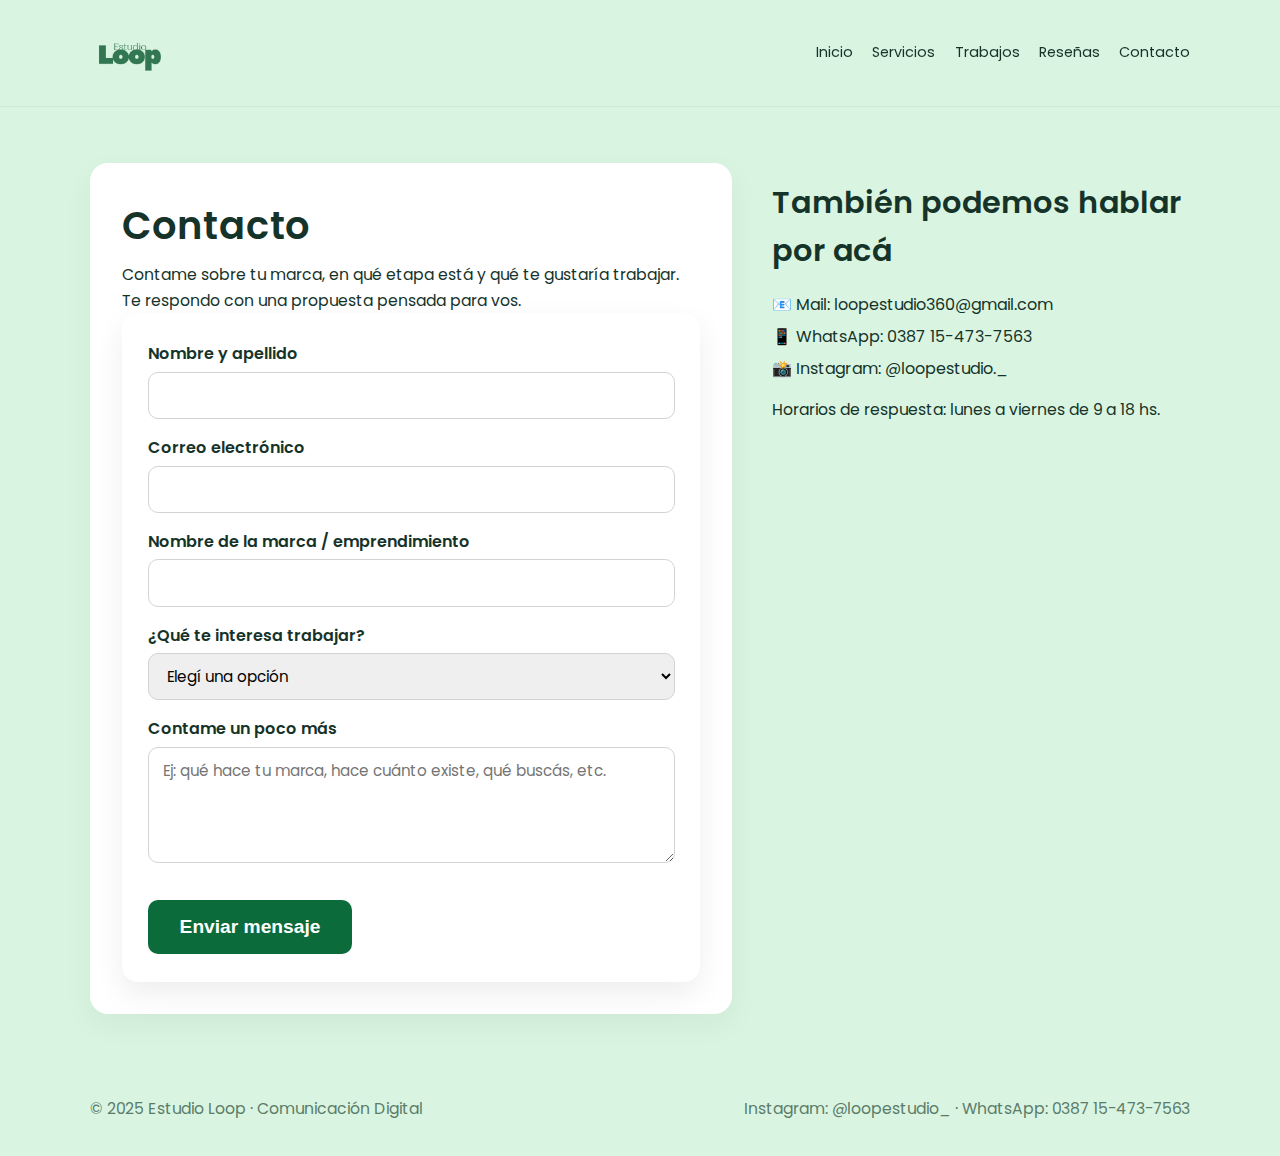
<file: contacto.html>
<!DOCTYPE html>
<html lang="es">
<head>
  <meta charset="UTF-8">
  <title>Contacto | Estudio Loop</title>
  <meta name="viewport" content="width=device-width, initial-scale=1, shrink-to-fit=no" />
<link rel="stylesheet" href="css/estilos.css">
</head>
<body>

  <header class="site-header">
    <div class="container nav-container">
      <a href="index.html" class="logo">
        <img src="imagenes/logoreal-loop.png" alt="Logo Estudio Loop">
      </a>
      <nav class="main-nav">
        <a href="index.html">Inicio</a>
        <a href="index.html#servicios">Servicios</a>
        <a href="index.html#trabajos">Trabajos</a>
        <a href="index.html#reseñas">Reseñas</a>
        <a href="contacto.html">Contacto</a>
      </nav>
    </div>
  </header>

 <main>

  <section id="contacto" class="bloque">
    <div class="container contacto-layout">

        <div class="contacto-forma">
            <h1>Contacto</h1>
            <p>Contame sobre tu marca, en qué etapa está y qué te gustaría trabajar. Te respondo con una propuesta pensada para vos.</p>

       <form class="form-contacto"
      action="https://formspree.io/f/mvglkeda"
      method="POST">

    <div class="campo">
        <label for="nombre">Nombre y apellido</label>
        <input type="text" id="nombre" name="nombre" required>
    </div>

    <div class="campo">
        <label for="correo">Correo electrónico</label>
        <input type="email" id="correo" name="correo" required>
    </div>

    <div class="campo">
        <label for="marca">Nombre de la marca / emprendimiento</label>
        <input type="text" id="marca" name="marca">
    </div>

    <div class="campo">
        <label for="interes">¿Qué te interesa trabajar?</label>
        <select id="interes" name="interes" required>
            <option value="" disabled selected>Elegí una opción</option>
            <option value="estrategia">Estrategia y posicionamiento</option>
            <option value="redes">Gestión de redes sociales</option>
            <option value="contenido">Creación de contenido / UGC</option>
            <option value="otro">Otro / A medida</option>
        </select>
    </div>

    <div class="campo">
        <label for="mensaje">Contame un poco más</label>
        <textarea id="mensaje" name="mensaje" rows="4" placeholder="Ej: qué hace tu marca, hace cuánto existe, qué buscás, etc."></textarea>
    </div>

    <button type="submit" class="btn-primario">Enviar mensaje</button>
</form>


        </div>

        <aside class="contacto-datos">
            <h2>También podemos hablar por acá</h2>
            <ul>
                <li>📧 Mail: loopestudio360@gmail.com</li>
                <li>📱 WhatsApp: 0387 15-473-7563</li>
                <li>📸 Instagram: @loopestudio._</li>
            </ul>
            <p>Horarios de respuesta: lunes a viernes de 9 a 18 hs.</p>
        </aside>

    </div>
</section>

</main>


  <footer class="site-footer">
    <div class="container footer-flex">
      <p>&copy; 2025 Estudio Loop · Comunicación Digital</p>
      <p>Instagram: @loopestudio_ · WhatsApp: 0387 15-473-7563</p>
    </div>
  </footer>

</body>
</html>
</file>
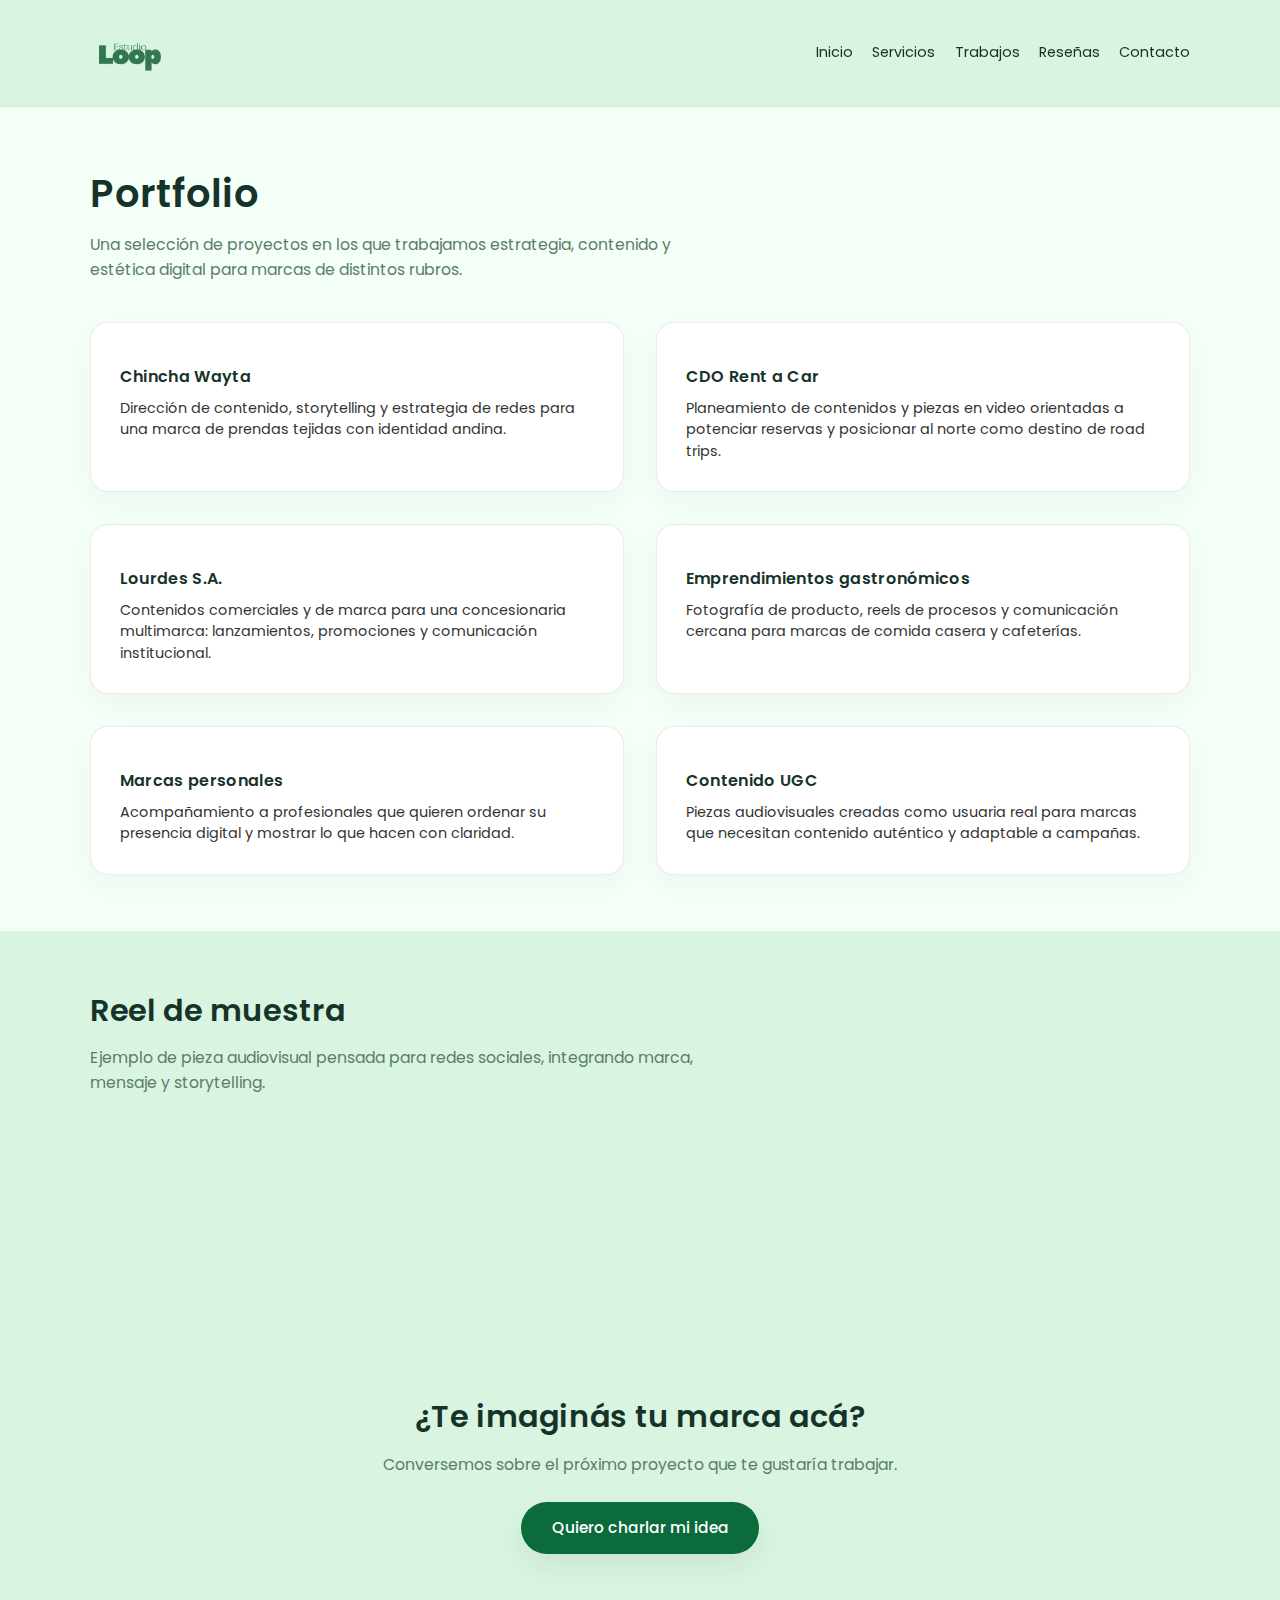
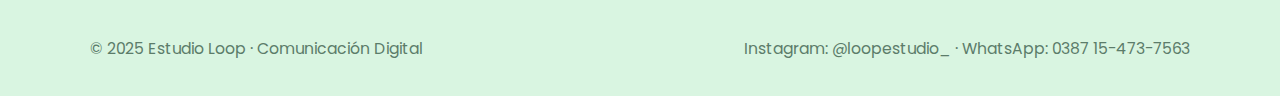
<file: portfolio.html>
<!DOCTYPE html>
<html lang="es">
<head>
  <meta charset="UTF-8">
  <title>Portfolio | Estudio Loop</title>
  <meta name="viewport" content="width=device-width, initial-scale=1, shrink-to-fit=no" />
  <link rel="stylesheet" href="css/estilos.css">
</head>
<body>

  <header class="site-header">
    <div class="container nav-container">
      <a href="index.html" class="logo">
        <img src="imagenes/logoreal-loop.png" alt="Logo Estudio Loop">
      </a>
      <nav class="main-nav">
        <a href="index.html">Inicio</a>
        <a href="index.html#servicios">Servicios</a>
        <a href="index.html#trabajos">Trabajos</a>
        <a href="index.html#reseñas">Reseñas</a>
        <a href="contacto.html">Contacto</a>
      </nav>
    </div>
  </header>

  <main>
    <section class="bloque bloque-alt">
      <div class="container">
        <h1>Portfolio</h1>
        <p class="bloque-intro">
          Una selección de proyectos en los que trabajamos estrategia, contenido y
          estética digital para marcas de distintos rubros.
        </p>

        <div class="trabajos-grid" style="margin-top: 2.5rem;">
          <article class="card-trabajo">
            <h3>Chincha Wayta</h3>
            <p>
              Dirección de contenido, storytelling y estrategia de redes para una
              marca de prendas tejidas con identidad andina.
            </p>
          </article>

          <article class="card-trabajo">
            <h3>CDO Rent a Car</h3>
            <p>
              Planeamiento de contenidos y piezas en video orientadas a potenciar
              reservas y posicionar al norte como destino de road trips.
            </p>
          </article>

          <article class="card-trabajo">
            <h3>Lourdes S.A.</h3>
            <p>
              Contenidos comerciales y de marca para una concesionaria multimarca:
              lanzamientos, promociones y comunicación institucional.
            </p>
          </article>

          <article class="card-trabajo">
            <h3>Emprendimientos gastronómicos</h3>
            <p>
              Fotografía de producto, reels de procesos y comunicación cercana para
              marcas de comida casera y cafeterías.
            </p>
          </article>

          <article class="card-trabajo">
            <h3>Marcas personales</h3>
            <p>
              Acompañamiento a profesionales que quieren ordenar su presencia
              digital y mostrar lo que hacen con claridad.
            </p>
          </article>

          <article class="card-trabajo">
            <h3>Contenido UGC</h3>
            <p>
              Piezas audiovisuales creadas como usuaria real para marcas que
              necesitan contenido auténtico y adaptable a campañas.
            </p>
          </article>
        </div>
      </div>
    </section>

    
    <section class="bloque">
      <div class="container">
        <h2>Reel de muestra</h2>
        <p class="bloque-intro">
          Ejemplo de pieza audiovisual pensada para redes sociales, integrando
          marca, mensaje y storytelling.
        </p>

        <div class="video-wrapper" style="margin-top: 1.8rem;">
         
          <iframe
            src="https://www.youtube.com/embed/VIDEO_ID_AQUI"
            title="Reel Estudio Loop"
            frameborder="0"
            allow="accelerometer; autoplay; clipboard-write; encrypted-media; gyroscope; picture-in-picture"
            allowfullscreen>
          </iframe>
        </div>
      </div>
    </section>

    <section class="bloque bloque-cta-final">
      <div class="container">
        <h2>¿Te imaginás tu marca acá?</h2>
        <p>Conversemos sobre el próximo proyecto que te gustaría trabajar.</p>
        <a class="btn-principal" href="contacto.html">Quiero charlar mi idea</a>
      </div>
    </section>
  </main>

  <footer class="site-footer">
    <div class="container footer-flex">
      <p>&copy; 2025 Estudio Loop · Comunicación Digital</p>
      <p>Instagram: @loopestudio_ · WhatsApp: 0387 15-473-7563</p>
    </div>
  </footer>

</body>
</html>
</file>
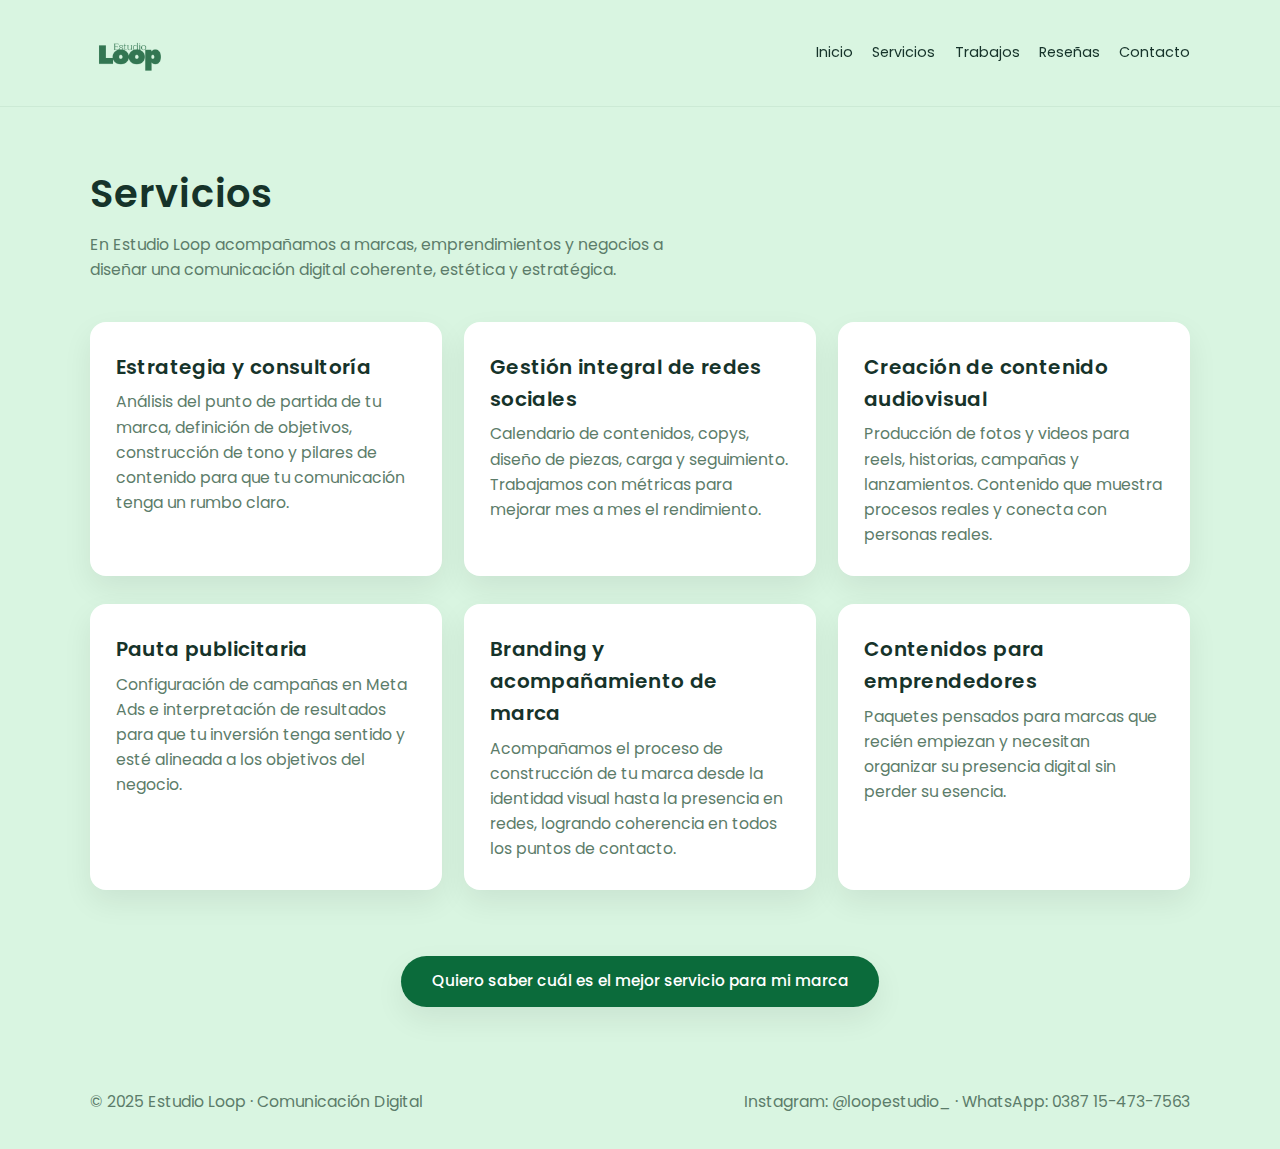
<file: servicios.html>
<!DOCTYPE html>
<html lang="es">
<head>
  <meta charset="UTF-8">
  <title>Servicios | Estudio Loop</title>
  <meta name="viewport" content="width=device-width, initial-scale=1, shrink-to-fit=no" />
  <link rel="stylesheet" href="css/estilos.css">
</head>
<body>

  <header class="site-header">
    <div class="container nav-container">
      <a href="index.html" class="logo">
        <img src="imagenes/logoreal-loop.png" alt="Logo Estudio Loop">
      </a>
      <nav class="main-nav">
        <a href="index.html">Inicio</a>
        <a href="index.html#servicios">Servicios</a>
        <a href="index.html#trabajos">Trabajos</a>
        <a href="index.html#reseñas">Reseñas</a>
        <a href="contacto.html">Contacto</a>
      </nav>
    </div>
  </header>

  <main>
    <section class="bloque">
      <div class="container">
        <h1>Servicios</h1>
        <p class="bloque-intro">
          En Estudio Loop acompañamos a marcas, emprendimientos y negocios a diseñar
          una comunicación digital coherente, estética y estratégica.
        </p>

        <div class="servicios-flex" style="margin-top: 2.5rem;">
          <article class="card-servicio">
            <h3>Estrategia y consultoría</h3>
            <p>
              Análisis del punto de partida de tu marca, definición de objetivos,
              construcción de tono y pilares de contenido para que tu comunicación
              tenga un rumbo claro.
            </p>
          </article>

          <article class="card-servicio">
            <h3>Gestión integral de redes sociales</h3>
            <p>
              Calendario de contenidos, copys, diseño de piezas, carga y
              seguimiento. Trabajamos con métricas para mejorar mes a mes el
              rendimiento.
            </p>
          </article>

          <article class="card-servicio">
            <h3>Creación de contenido audiovisual</h3>
            <p>
              Producción de fotos y videos para reels, historias, campañas y
              lanzamientos. Contenido que muestra procesos reales y conecta con
              personas reales.
            </p>
          </article>
        </div>

        <div class="servicios-flex" style="margin-top: 1.8rem;">
          <article class="card-servicio">
            <h3>Pauta publicitaria</h3>
            <p>
              Configuración de campañas en Meta Ads e interpretación de resultados
              para que tu inversión tenga sentido y esté alineada a los objetivos
              del negocio.
            </p>
          </article>

          <article class="card-servicio">
            <h3>Branding y acompañamiento de marca</h3>
            <p>
              Acompañamos el proceso de construcción de tu marca desde la identidad
              visual hasta la presencia en redes, logrando coherencia en todos los
              puntos de contacto.
            </p>
          </article>

          <article class="card-servicio">
            <h3>Contenidos para emprendedores</h3>
            <p>
              Paquetes pensados para marcas que recién empiezan y necesitan
              organizar su presencia digital sin perder su esencia.
            </p>
          </article>
        </div>

        <div class="bloque-cta-centro">
          <a class="btn-principal" href="contacto.html">Quiero saber cuál es el mejor servicio para mi marca</a>
        </div>
      </div>
    </section>
  </main>

  <footer class="site-footer">
    <div class="container footer-flex">
      <p>&copy; 2025 Estudio Loop · Comunicación Digital</p>
      <p>Instagram: @loopestudio_ · WhatsApp: 0387 15-473-7563</p>
    </div>
  </footer>

</body>
</html>
</file>
<file: css/estilos.css>
@charset "utf-8";


@import url('https://fonts.googleapis.com/css2?family=Poppins:wght@300;400;500;600;700&display=swap');


* {
  box-sizing: border-box;
  margin: 0;
  padding: 0;
  border: 0;
}


:root {
  --color-bg: #d9f5e1;          
  --color-bg-alt: #f3fff7;     
  --color-primary: #0b6b3b;    
  --color-primary-dark: #064127;
  --color-text: #16332a;
  --color-muted: #5c7c6a;
  --color-card: #ffffff;

  --radius-lg: 16px;
  --radius-md: 12px;
  --shadow-soft: 0 12px 30px rgba(0, 0, 0, 0.07);
}


body {
  font-family: 'Poppins', system-ui, -apple-system, BlinkMacSystemFont, sans-serif;
  background-color: var(--color-bg);
  color: var(--color-text);
  line-height: 1.6;
  font-size: 16px;
}

img {
  max-width: 100%;
  display: block;
}

a {
  color: inherit;
  text-decoration: none;
}

h1, h2, h3 {
  font-weight: 600;
  letter-spacing: 0.02em;
}

h1 {
  font-size: 2.4rem;
  margin-bottom: 0.4rem;
}

h2 {
  font-size: 1.9rem;
  margin-bottom: 0.6rem;
}

h3 {
  font-size: 1.25rem;
  margin-bottom: 0.4rem;
}

p {
  font-size: 0.98rem;
}


.container {
  width: min(1100px, 100% - 3rem);
  margin: 0 auto;
}

.bloque {
  padding: 3.5rem 0;
}

.bloque-alt {
  background-color: var(--color-bg-alt);
}

.bloque-intro {
  max-width: 620px;
  margin-top: 0.5rem;
  color: var(--color-muted);
}

.bloque-cta-centro {
  margin-top: 2.5rem;
  text-align: center;
}


.site-header {
  position: sticky;         
  top: 0;
  z-index: 100;
  background-color: rgba(217, 245, 225, 0.95);
  backdrop-filter: blur(8px);
  border-bottom: 1px solid rgba(6, 65, 39, 0.06);
}

.nav-container {
  display: flex;            
  align-items: center;
  justify-content: space-between;
  padding: 0.8rem 0;
  gap: 1.5rem;
}

.logo img {
  height: 100px;
}


.main-nav {
  display: flex;            
  gap: 1.2rem;
  font-size: 0.9rem;
}

.main-nav a {
  padding: 0.3rem 0;
  position: relative;
}

.main-nav a::after {
  content: "";
  position: absolute;
  left: 0;
  bottom: -2px;
  width: 0;
  height: 2px;
  background-color: var(--color-primary);
  transition: width 0.2s ease;
}

.main-nav a:hover::after {
  width: 100%;
}


.hero {
  position: relative;
  padding: 6rem 0 4rem;
  
  
  background-image:
    linear-gradient(rgba(0,0,0,0.55), rgba(0,0,0,0.55)),
    url('../imagenes/hero.jpg');
  
  background-size: cover;
  background-position: center;
  background-repeat: no-repeat;
  color: #fff;
}

.hero-content {
  max-width: 1120px;
  margin: 0 auto;
  padding: 0 1.5rem;
  min-height: 60vh;
  
  display: flex;
  flex-direction: column;
  justify-content: center;
}

.hero-kicker {
  font-size: 0.9rem;
  text-transform: uppercase;
  letter-spacing: 0.12em;
  opacity: 0.85;
  margin-bottom: 0.75rem;
  color: #fff;
}

.hero-titulo {
  font-size: 2.5rem;
  font-weight: 700;
  line-height: 1.15;
  margin-bottom: 1rem;
  color: #fff;
}

.hero-texto {
  font-size: 1.05rem;
  line-height: 1.6;
  margin-bottom: 2rem;
  opacity: 0.95;
  color: #fff;
}

.hero {
  position: relative;
  height: 90vh;
  overflow: hidden;
  display: flex;
  align-items: center;
}

.hero-video {
  position: absolute;
  top: 50%;
  left: 50%;
  width: 100%;
  height: 100%;
  object-fit: cover;
  transform: translate(-50%, -50%);
  z-index: 0;
  filter: brightness(0.55);
}

.hero-content {
  position: relative;
  z-index: 2;
  max-width: 1120px;
  margin: 0 auto;
  padding: 0 1.5rem;
}




.btn-primario {
  display: inline-block;
  padding: 0.30rem 1.9rem;      
  border-radius: 999px;
  background-color: var(--color-primary);
  
  color: #0c8e568f;              
  font-weight: 600;
  font-size: 1rem;             
  
  transition: all 0.15s ease;
  width: auto;                  
}

.btn-primario:hover {
  background-color: oklab(68.116% -0.05899 0.00128);
  transform: translateY(-2px);
  box-shadow: 0px 10px 25px rgba(0,0,0,0.30);
}


.hero h1 {
  font-size: 2.6rem;
}

.hero h2 {
  font-size: 1.6rem;
  font-weight: 500;
  color: var(--color-primary);
}

.hero p {
  margin-top: 0.8rem;
  color: var(--color-muted);
  max-width: 520px;
}


.btn-principal,
.btn-secundario {
  display: inline-block;
  margin-top: 1.6rem;
  padding: 0.85rem 1.9rem;
  border-radius: 999px;
  font-size: 0.96rem;
  font-weight: 500;
  cursor: pointer;
  transition: transform 0.15s ease, box-shadow 0.15s ease,
              background-color 0.15s ease, color 0.15s ease;
}

.btn-principal {
  background-color: var(--color-primary);
  color: #ffffff;
  box-shadow: var(--shadow-soft);
}

.btn-principal:hover {
  background-color: var(--color-primary-dark);
  transform: translateY(-1px);
}

.btn-secundario {
  background-color: transparent;
  color: var(--color-primary);
  border: 1px solid var(--color-primary);
}

.btn-secundario:hover {
  background-color: var(--color-primary);
  color: #ffffff;
}


.servicios-flex {
  margin-top: 2.2rem;
  display: flex;             
  flex-direction: column;
  gap: 1.4rem;
}

.card-servicio {
  background-color: var(--color-card);
  border-radius: var(--radius-lg);
  padding: 1.8rem 1.6rem;
  box-shadow: var(--shadow-soft);
}

.card-servicio p {
  margin-top: 0.4rem;
  color: var(--color-muted);
}


.trabajos-grid {
  margin-top: 2.2rem;
  display: grid;             
  grid-template-columns: 1fr;
  gap: 1.4rem;
}

.card-trabajo {
  background-color: var(--color-card);
  border-radius: var(--radius-lg);
  padding: 1.8rem 1.6rem;
  box-shadow: var(--shadow-soft);
}

.card-trabajo h3 {
  margin-bottom: 0.5rem;
}

.card-trabajo p {
  color: var(--color-muted);
}
.trabajos-grid {
  display: grid;
  gap: 2rem;
}


@media (min-width: 900px) {
  .trabajos-grid {
    grid-template-columns: repeat(3, minmax(0, 1fr));
  }
}

.trabajos-grid {
    display: grid;
    grid-template-columns: repeat(auto-fit, minmax(320px, 1fr));
    gap: 2rem;
    margin-top: 2rem;
}


.card-trabajo {
    background: var(--color-card);
    border: 1px solid rgba(0,0,0,0.08);
    border-radius: 14px;
    padding: 1rem;
}


.trabajo-video-wrapper {
    width: 100%;
    height: 400px;        
    border-radius: 12px;
    overflow: hidden;
    margin-bottom: 1rem;
}


.trabajo-video {
    width: 100%;
    height: 100%;
    object-fit: cover;     
    display: block;
}


.card-trabajo h3 {
    margin-top: 12px;
    font-size: 1rem;
    font-weight: 600;
}

.card-trabajo p {
    font-size: 0.9rem;
    line-height: 1.5;
    color: #333;
}





.reseñas-flex {
  margin-top: 2.2rem;
  display: flex;            
  flex-direction: column;
  gap: 1.4rem;
}

.card-reseña {
  background-color: var(--color-card);
  border-radius: var(--radius-lg);
  padding: 1.6rem 1.5rem;
  box-shadow: var(--shadow-soft);
}

.reseña-texto {
  font-size: 0.95rem;
  color: var(--color-text);
}

.reseña-autor {
  margin-top: 0.8rem;
  font-size: 0.85rem;
  color: var(--color-muted);
}


.bloque-cta-final {
  text-align: center;
}

.bloque-cta-final p {
  margin-top: 0.6rem;
  color: var(--color-muted);
}


.site-footer {
  padding: 1.6rem 0 2.2rem;
  font-size: 0.85rem;
  color: var(--color-muted);
}

.footer-flex {
  display: flex;             
  flex-direction: column;
  gap: 0.4rem;
}

.form-layout {
  margin-top: 2.5rem;
  display: flex;
  flex-direction: column;
  gap: 2rem;
}

.form-contacto {
  background-color: var(--color-card);
  border-radius: var(--radius-lg);
  padding: 1.8rem 1.6rem;
  box-shadow: var(--shadow-soft);
}

.campo-form {
  display: flex;
  flex-direction: column;
  gap: 0.35rem;
  margin-bottom: 1rem;
}

.campo-form label {
  font-size: 0.9rem;
  font-weight: 500;
}

.campo-form input,
.campo-form select,
.campo-form textarea {
  border-radius: 999px;
  border: 1px solid rgba(6, 65, 39, 0.18);
  padding: 0.7rem 1rem;
  font-family: inherit;
  font-size: 0.94rem;
  outline: none;
}

.campo-form textarea {
  border-radius: var(--radius-md);
  resize: vertical;
  min-height: 120px;
}

.campo-form input:focus,
.campo-form select:focus,
.campo-form textarea:focus {
  border-color: var(--color-primary);
}


.contacto-info h3 {
  margin-bottom: 0.6rem;
}

.contacto-info p {
  color: var(--color-muted);
}


@media (min-width: 768px) {
  .form-layout {
    flex-direction: row;
    align-items: flex-start;
  }

  .form-contacto,
  .contacto-info {
    flex: 1;
  }
}




@media (min-width: 768px) {

  .hero {
    padding: 4.5rem 0 3.5rem;
  }

  .hero h1 {
    font-size: 3rem;
  }

  .hero h2 {
    font-size: 1.8rem;
  }

  .servicios-flex {
    flex-direction: row;
  }

  .card-servicio {
    flex: 1;
  }

  .trabajos-grid {
    grid-template-columns: repeat(3, minmax(0, 1fr));
  }

  .reseñas-flex {
    flex-direction: row;
  }

  .card-reseña {
    flex: 1;
  }

  .footer-flex {
    flex-direction: row;
    align-items: center;
    justify-content: space-between;
  }
}


@media (min-width: 1024px) {

  .hero-content {
    min-height: 65vh;
  }

  .hero h1 {
    font-size: 3.2rem;
  }
}


.btn-primario {
  display: inline-block !important;
  width: auto !important;
  max-width: fit-content !important;

  padding: 0.75rem 1.8rem;
  border-radius: 999px;
  background-color: var(--color-primary);
  color: #ffffff;
  text-decoration: none;
  font-weight: 600;
  font-size: 1rem;
  transition: all 0.15s ease;
}
.hero p,
.hero h1,
.hero .hero-kicker,
.hero .hero-texto {
  color: #ffffff !important;
}



html, body {
    margin: 0 !important;
    padding: 0 !important;
}


.hero {
    margin: 0 !important;
    padding: 0 !important;
}


main {
    margin-top: 0 !important;
    padding-top: 0 !important;
}
.cta-contacto {
    padding: 6rem 0;
    text-align: center;
    background: var(--color-bg-alt);
    border-radius: 20px;
    margin: 4rem 0;
}

.cta-contacto h2 {
    font-size: 2.4rem;
    margin-bottom: 1rem;
}

.cta-contacto .cta-texto {
    max-width: 650px;
    margin: 0 auto 2.5rem;
    font-size: 1.1rem;
    color: var(--color-muted);
}

.cta-boton {
    font-size: 1.1rem;
    padding: 1rem 2rem;
}
html {
    scroll-behavior: smooth;
}
.form-section {
    padding: 5rem 0;
    background: #f8f8f8;
}

.form-section h2 {
    text-align: center;
    font-size: 2.2rem;
    margin-bottom: 1rem;
}

.form-intro {
    text-align: center;
    max-width: 600px;
    margin: 0 auto 3rem;
    color: #555;
}

.formulario-loop {
    max-width: 600px;
    margin: 0 auto;
    display: flex;
    flex-direction: column;
    gap: 1.2rem;
}

.formulario-loop input,
.formulario-loop select,
.formulario-loop textarea {
    width: 100%;
    padding: 0.9rem;
    border-radius: 8px;
    border: 1px solid #ccc;
    font-size: 1rem;
}

.multiple {
    display: flex;
    flex-direction: column;
    gap: 0.6rem;
    margin-bottom: 1rem;
}

.btn-primario {
    padding: 1rem 2rem;
    font-size: 1.2rem;
    width: 100%;
    border-radius: 10px;
    cursor: pointer;
}

.logo {
    display: inline-flex;
    align-items: center;
    justify-content: flex-start;
    background-color: transparent;   
    padding: 0;
    border-radius: 0;
    box-shadow: none;
}

.logo img {
    display: block;
    height: 40px;        
    width: auto;
}


.contacto-layout {
    display: grid;
    grid-template-columns: 2fr 1.3fr; 
    gap: 2.5rem;
    align-items: flex-start;
}



.contacto-forma {
    background-color: #ffffff;
    padding: 2rem;
    border-radius: 18px;
    box-shadow: 0 10px 30px rgba(0,0,0,0.05);
}


.contacto-datos {
    padding: 1rem 0;
}

.contacto-datos h2 {
    margin-bottom: 1rem;
}

.contacto-datos ul {
    list-style: none;
    padding: 0;
    margin: 0 0 1rem 0;
}

.contacto-datos li {
    margin-bottom: 0.4rem;
}



.form-contacto .campo {
    margin-bottom: 1rem;
}

.form-contacto label {
    display: block;
    font-weight: 600;
    margin-bottom: 0.3rem;
}

.form-contacto input,
.form-contacto select,
.form-contacto textarea {
    width: 100%;
    padding: 0.7rem 0.9rem;
    border-radius: 10px;
    border: 1px solid #d3d3d3;
    font-size: 0.95rem;
    font-family: inherit;
    box-sizing: border-box;
}

.form-contacto textarea {
    resize: vertical;
}


.form-contacto .btn-primario {
    margin-top: 0.8rem;
}



@media (max-width: 768px) {
    .contacto-layout {
        grid-template-columns: 1fr;   
    }

    .contacto-forma {
        padding: 1.5rem;
    }
}

.logo,
.site-header img,
.site-header .logo img {
    background: transparent !important;
    border: none !important;
    box-shadow: none !important;
    padding: 0 !important;
    margin: 0 !important;
}


.site-header img {
    height: 70px;   
    width: auto;
    display: block;
}
.site-header,
.site-header .container {
    background: transparent !important;
}

.site-header a:has(img[alt*="Estudio Loop"]),
.site-header a:has(img[src*="logoreal-loop"]) {
    background: transparent !important;
    padding: 0 !important;
    margin: 0 !important;
    border: none !important;
    box-shadow: none !important;
    display: flex;
    align-items: center;
}


.site-header a:has(img[alt*="Estudio Loop"]) img,
.site-header a:has(img[src*="logoreal-loop"]) img {
    height: 80px;      
    width: auto;
    display: block;
    background: transparent !important;
    border-radius: 0 !important;
}
.site-header,
.site-header .container {
    background: transparent !important;
}
/* ----- GIFS en trabajos ----- */
.trabajo-video-wrapper {
  width: 100%;
  height: auto;
  border-radius: 12px;
  overflow: hidden;
  display: block;
}

.trabajo-video-wrapper img {
  width: 100%;
  height: auto;
  object-fit: cover;
  display: block;
}
/* ====== TRABAJOS CON GIFS ====== */

.trabajos {
  padding: 4rem 0;
}

.trabajos h2 {
  margin-bottom: 0.5rem;
}

.trabajos p {
  max-width: 700px;
}

/* Grid de tarjetas */
.trabajos-grid {
  margin-top: 2rem;
  display: grid;
  gap: 2rem;
}

@media (min-width: 768px) {
  .trabajos-grid {
    grid-template-columns: repeat(3, minmax(0, 1fr));
  }
}

.card-trabajo {
  background-color: #ffffff;
  border-radius: 18px;
  padding: 1.2rem;
  box-shadow: 0 10px 30px rgba(0,0,0,0.04);
}

/* ===== TRABAJOS CON GIFS (FORZADO) ===== */

.trabajos-grid {
  margin-top: 2rem;
  display: grid;
  gap: 2rem;
}

@media (min-width: 768px) {
  .trabajos-grid {
    grid-template-columns: repeat(3, minmax(0, 1fr));
  }
}

.card-trabajo {
  background-color: #ffffff;
  border-radius: 18px;
  padding: 1.2rem;
  box-shadow: 0 10px 30px rgba(0,0,0,0.04);
}


/* ====== SECCIÓN TRABAJOS ====== */

.trabajos {
  padding: 4rem 0;
}

.trabajos h2 {
  margin-bottom: 0.5rem;
}

.trabajos > .container > p {
  max-width: 700px;
}

/* Grid de tarjetas */
.trabajos-grid {
  margin-top: 2.5rem;
  display: grid;
  gap: 2rem;
}

@media (min-width: 900px) {
  .trabajos-grid {
    grid-template-columns: repeat(3, minmax(0, 1fr));
  }
}

/* Tarjeta de trabajo */
.card-trabajo {
  background-color: #ffffff;
  border-radius: 18px;
  padding: 2rem;
  box-shadow: 0 10px 30px rgba(0,0,0,0.04);
}


/* Caja de la imagen grande */
.trabajo-img-box {
  width: 100%;
  height: 320px;          /* 👉 Aumentá este valor si los querés aún más grandes */
  border-radius: 16px;
  overflow: hidden;
  margin-bottom: 1rem;
}


.trabajo-img {
  width: 100%;
  height: 100%;
  object-fit: cover;      
  display: block;
}


.card-trabajo video,
.card-trabajo .trabajo-video,
.card-trabajo .trabajo-video-wrapper {
  display: none !important;
  height: auto !important;
}
.trabajo-img-box {
  width: 100%;
  height: 420px; /* <-- Tamaño grande */
  border-radius: 16px;
  overflow: hidden;
  margin-bottom: 1rem;
}

.card-trabajo {
  padding: 1.8rem; /* Más aire, más elegante */
}

@media (min-width: 900px) {
  .trabajos-grid {
    grid-template-columns: repeat(2, minmax(0, 1fr)); /* Cajas más anchas */
  }
}
</file>
